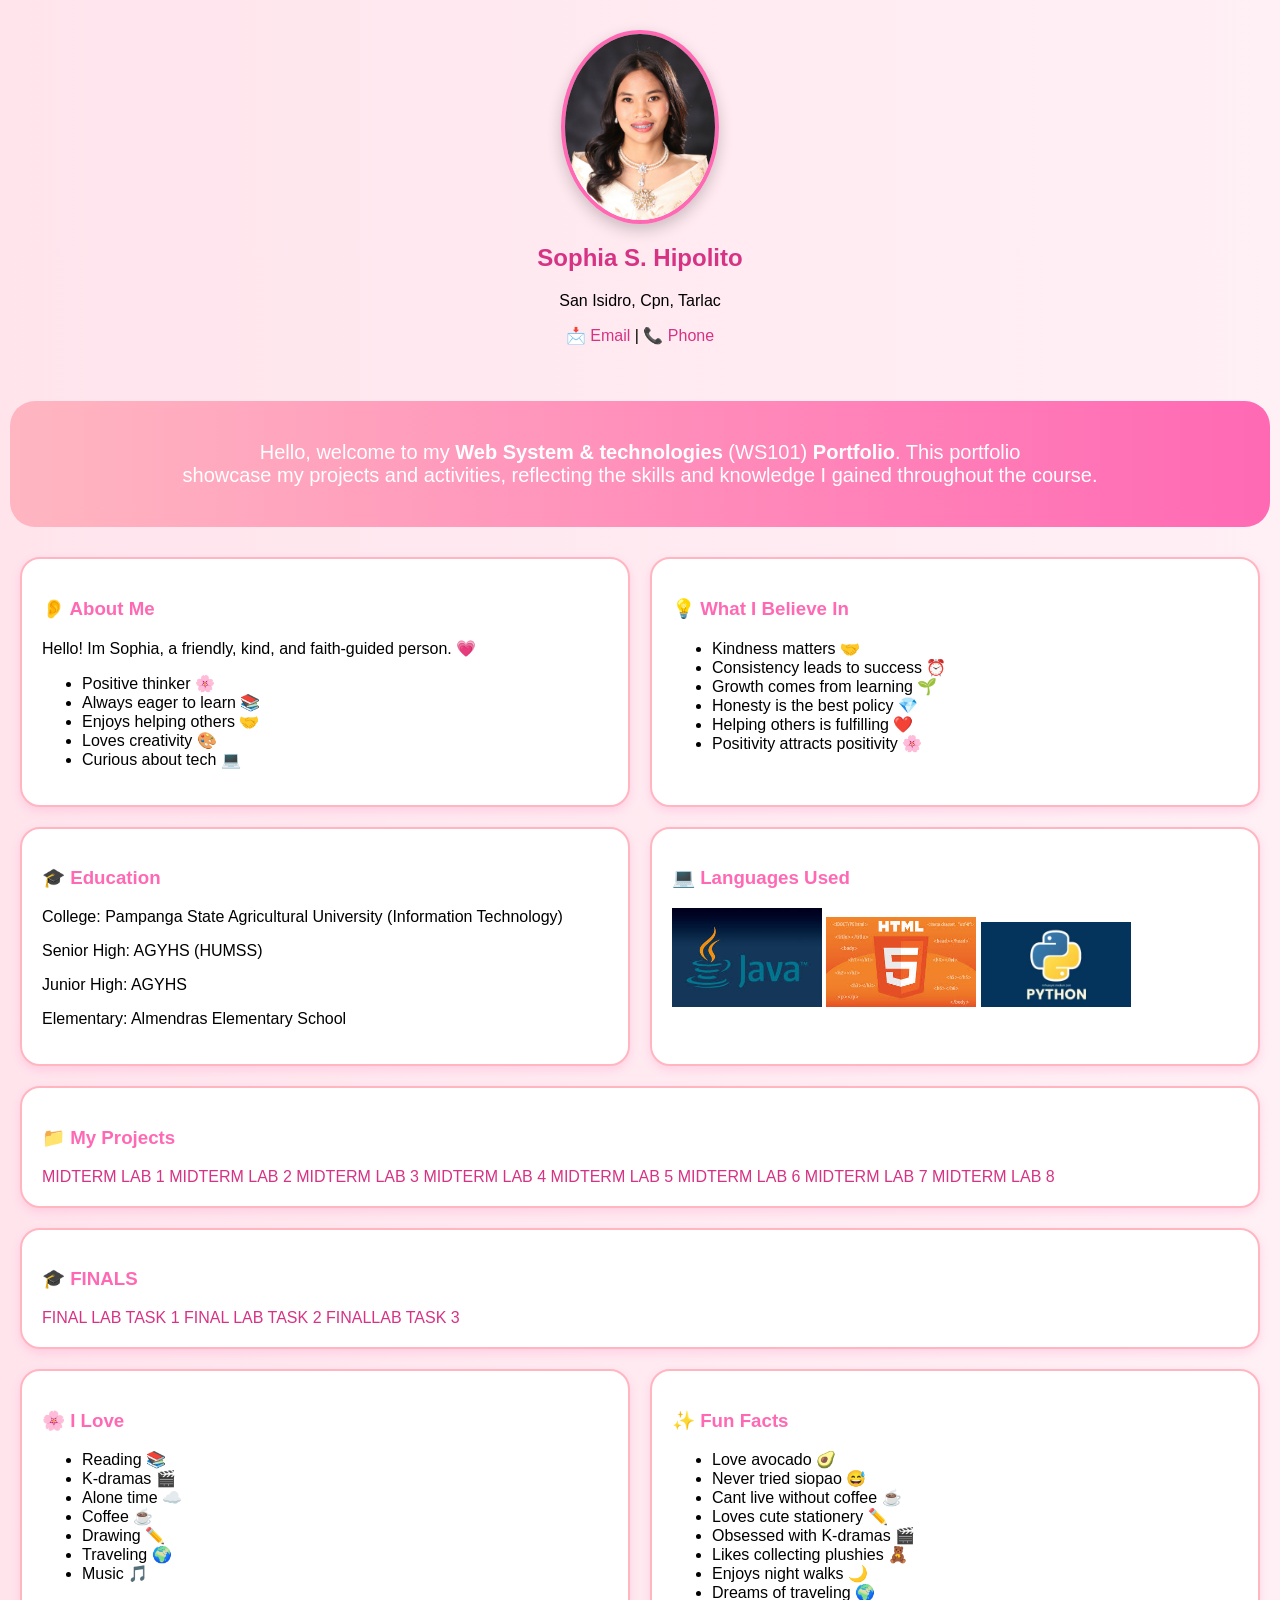
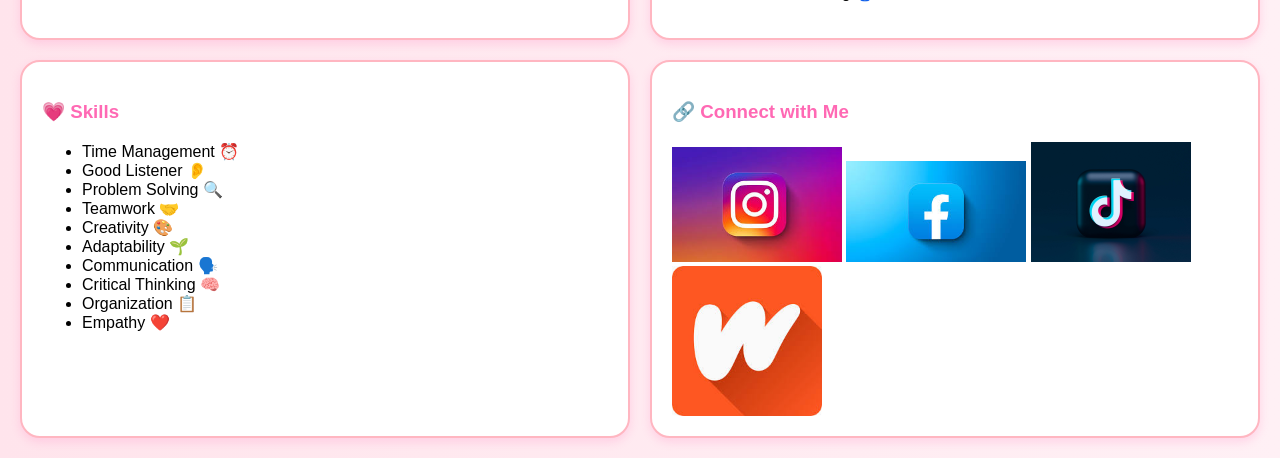
<file: index.html>
<html lang="en">
<head>
<meta charset="UTF-8">
<meta name="viewport" content="width=device-width, initial-scale=1.0">
<title>My Portfolio</title>

<style>
body {
    font-family: 'Poppins', sans-serif;
    margin: 0;
    background: linear-gradient(to right, #ffe4ec, #fff0f5);
}


.header {
    text-align: center;
    padding: 30px;
}

.header img {
    border-radius: 50%;
    border: 4px solid #ff69b4;
    box-shadow: 0 6px 15px rgba(0,0,0,0.2);
}

.header h2 {
    color: #d63384;
}


.banner {
    background: linear-gradient(to right, #ffb6c1, #ff69b4);
    color: white;
    text-align: center;
    padding: 20px;
    font-size: 20px;
    border-radius: 25px;
    margin: 10px;
}

.container {
    display: grid;
    grid-template-columns: repeat(2, 1fr);
    gap: 20px;
    padding: 20px;
}

.box {
    background: #fff;
    padding: 20px;
    border-radius: 20px;
    border: 2px solid #ffb6c1;
    box-shadow: 0 4px 10px rgba(255,105,180,0.2);
    transition: 0.3s;
}

.box:hover {
    transform: scale(1.05);
    border-color: #ff69b4;
}

.full {
    grid-column: span 2;
}

h3 {
    color: #ff69b4;
}

a {
    text-decoration: none;
    color: #d63384;
}

a:hover {
    text-decoration: underline;
}
</style>
</head>

<body>

<div class="header">
    <img src="images/picsur.jpg" width="150">
    <h2>Sophia S. Hipolito</h2>
    <p>San Isidro, Cpn, Tarlac</p>
    <p>
        <a href="mailto:hipolitosophia127@gmail.com">📩 Email</a> |
        <a href="tel:09123456789">📞 Phone</a>
    </p>
</div>

<div class="banner">
<p>Hello, welcome to my <strong>Web System & technologies</strong> (WS101) <strong>Portfolio</strong>. This portfolio  <br> showcase my projects and activities, reflecting the skills and knowledge I gained throughout the course. </p>
</div>

<div class="container">

    <div class="box">
    <h3>👂 About Me</h3>
    <p>Hello! Im Sophia, a friendly, kind, and faith-guided person. 💗</p>
    <ul class="about-me-list">
        <li>Positive thinker 🌸</li>
        <li>Always eager to learn 📚</li>
        <li>Enjoys helping others 🤝</li>
        <li>Loves creativity 🎨</li>
        <li>Curious about tech 💻</li>
    </ul>
</div>


    <div class="box">
    <h3>💡 What I Believe In</h3>
    <ul class="beliefs-list">
        <li>Kindness matters 🤝</li>
        <li>Consistency leads to success ⏰</li>
        <li>Growth comes from learning 🌱</li>
        <li>Honesty is the best policy 💎</li>
        <li>Helping others is fulfilling ❤️</li>
        <li>Positivity attracts positivity 🌸</li>
    </ul>
</div>

    <div class="box">
        <h3>🎓 Education</h3>
        <p>College: Pampanga State Agricultural University (Information Technology)</p>
        <p>Senior High: AGYHS (HUMSS)</p>
        <p>Junior High: AGYHS</p>
        <p>Elementary: Almendras Elementary School</p>
    </div>

    <div class="box">
        <h3>💻 Languages Used</h3>
        <img src="images/ht.jpg" width="150">
        <img src="images/jv.jpg" width="150">
        <img src="images/python.jpg" width="150">
    </div>

    <div class="box full">
        <h3>📁 My Projects</h3>
        <a href="MIDTERMS/MLT1/resume.html">MIDTERM LAB 1</a> 
        <a href="MIDTERMS/MLT2/list.html">MIDTERM LAB 2</a>
        <a href="MIDTERMS/MLT3/forms.html">MIDTERM LAB 3</a>
        <a href="MIDTERMS/MLT4/image.html">MIDTERM LAB 4</a>
        <a href="MIDTERMS/MLT5/applying CSS.html">MIDTERM LAB 5</a>
        <a href="MIDTERMS/MLT6/LabTask6.html">MIDTERM LAB 6</a>
        <a href="MIDTERMS/MLT7/semantic.html">MIDTERM LAB 7</a>
        <a href="MIDTERMS/MLT8/Stylesheet.html">MIDTERM LAB 8</a>
    </div>

    <div class="box full">
        <h3>🎓 FINALS </h3>
        <a href="FINALS/FLT1/CSS Position.html">FINAL LAB TASK 1 </a> 
        <a href="FINALS/FLT2/FLT2/flexbox.html">FINAL LAB TASK 2</a> 
        <a href="FINALS/FLT3/bootstrap.html">FINALLAB TASK 3</a> 

    </div>

    <div class="box">
    <h3>🌸 I Love</h3>
    <ul class="love-list">
        <li>Reading 📚</li>
        <li>K-dramas 🎬</li>
        <li>Alone time ☁️</li>
        <li>Coffee ☕</li>
        <li>Drawing ✏️</li>
        <li>Traveling 🌍</li>
        <li>Music 🎵</li>
    </ul>
</div>

<div class="box">
    <h3>✨ Fun Facts</h3>
    <ul class="fun-facts-list">
        <li>Love avocado 🥑</li>
        <li>Never tried siopao 😅</li>
        <li>Cant live without coffee ☕</li>
        <li>Loves cute stationery ✏️</li>
        <li>Obsessed with K-dramas 🎬</li>
        <li>Likes collecting plushies 🧸</li>
        <li>Enjoys night walks 🌙</li>
        <li>Dreams of traveling 🌍</li>
    </ul>
</div>


    <div class="box">
    <h3>💗 Skills</h3>
    <ul class="skills-list">
        <li>Time Management ⏰</li>
        <li>Good Listener 👂</li>
        <li>Problem Solving 🔍</li>
        <li>Teamwork 🤝</li>
        <li>Creativity 🎨</li>
        <li>Adaptability 🌱</li>
        <li>Communication 🗣️</li>
        <li>Critical Thinking 🧠</li>
        <li>Organization 📋</li>
        <li>Empathy ❤️</li>
    </ul>
</div>


    <div class="box">
    <h3>🔗 Connect with Me</h3>
    <div class="social-links">
        <a href="https://www.instagram.com/_sopaiyaa/" target="_blank">
            <img src="images/in.jpg" alt="Instagram" width="170">
        </a>
        <a href="https://www.facebook.com/_sphplt" target="_blank">
            <img src="images/pesbok.jpg" alt="Facebook" width="180">
        </a>
        <a href="https://www.tiktok.com/@seya" target="_blank">
            <img src="images/tiktok.jpg" alt="TikTok" width="160">
        </a>
        <a href="https://www.wattpad.com/sopyazz" target="_blank">
            <img src="images/watt.jpg" alt="Wattpad" width="150">
        </a>
    </div>
</div>

</div>

</body>
</html>
</file>
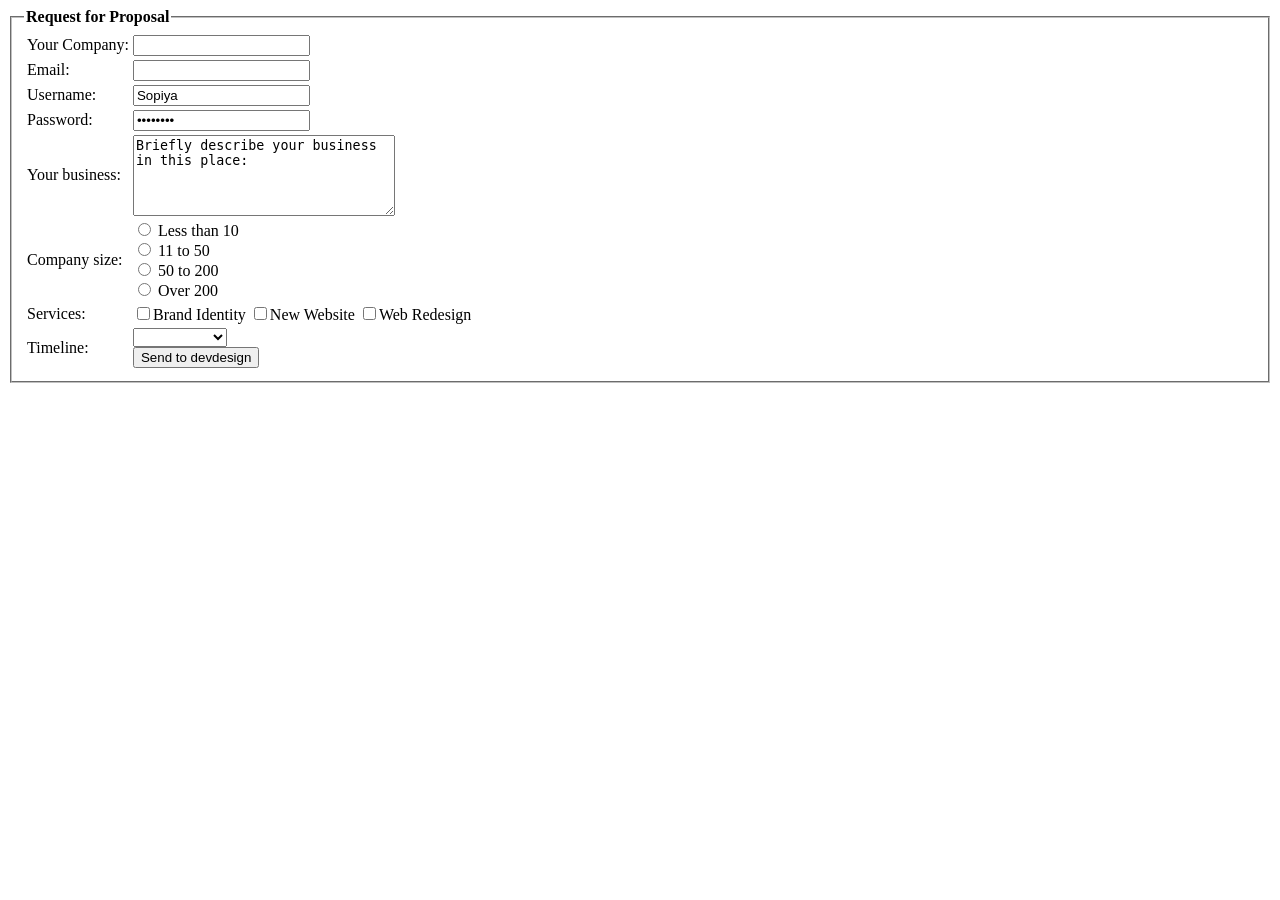
<file: MLT3/forms.html>
<html>
<head>
    <title>Lab Exercise #3 HTML Forms</title>
</head>
<body>
<form>
    <fieldset>
        <legend><b>Request for Proposal</b></legend>

        <table>
            <tr>
                <td>Your Company:</td>
                <td><input type="text"></td>
            </tr>

            <tr>
                <td>Email:</td>
                <td><input type="email"></td>
            </tr>

            <tr>
                <td>Username:</td>
                <td><input type="text" value = "Sopiya"></td>
            </tr>

            <tr>
                <td>Password:</td>
                <td><input type="password" value="09098060" ></td>
            </tr>

            <tr>
                <td>Your business:</td>
                <td>
                    <textarea rows="5" cols="30">
Briefly describe your business in this place:
                    </textarea>
                </td>
            </tr>

            <tr>
                <td>Company size:</td>
                <td>
                    <input type="radio" name="size"> Less than 10 <br>
                    <input type="radio" name="size"> 11 to 50 <br>
                    <input type="radio" name="size"> 50 to 200 <br>
                    <input type="radio" name="size"> Over 200
                </td>
            </tr>

            <tr>
        <td>Services:</td>
        <td><input type="checkbox"><label>Brand Identity</label>
        <input type="checkbox"><label>New Website</label>
        <input type="checkbox"><label>Web Redesign</label></td>
    </tr>

    <tr>
        <td>Timeline:</td>
        <td><select id="timeline" name="timeline">
            <option value=" "></option>
            <option value ="Immediately">Immediately</option>
            <option value ="1-2 weeks">1-2 weeks</option>
            <option value ="3-6 weeks">3-6 weeks</option>
            <option value ="2 months">2 months</option>
            </select>
    <br>
        <input type="submit" value="Send to devdesign">       
    </td>
    </tr>
    </table>
    </fieldset>
</form>
    
</body>
</html>
</file>
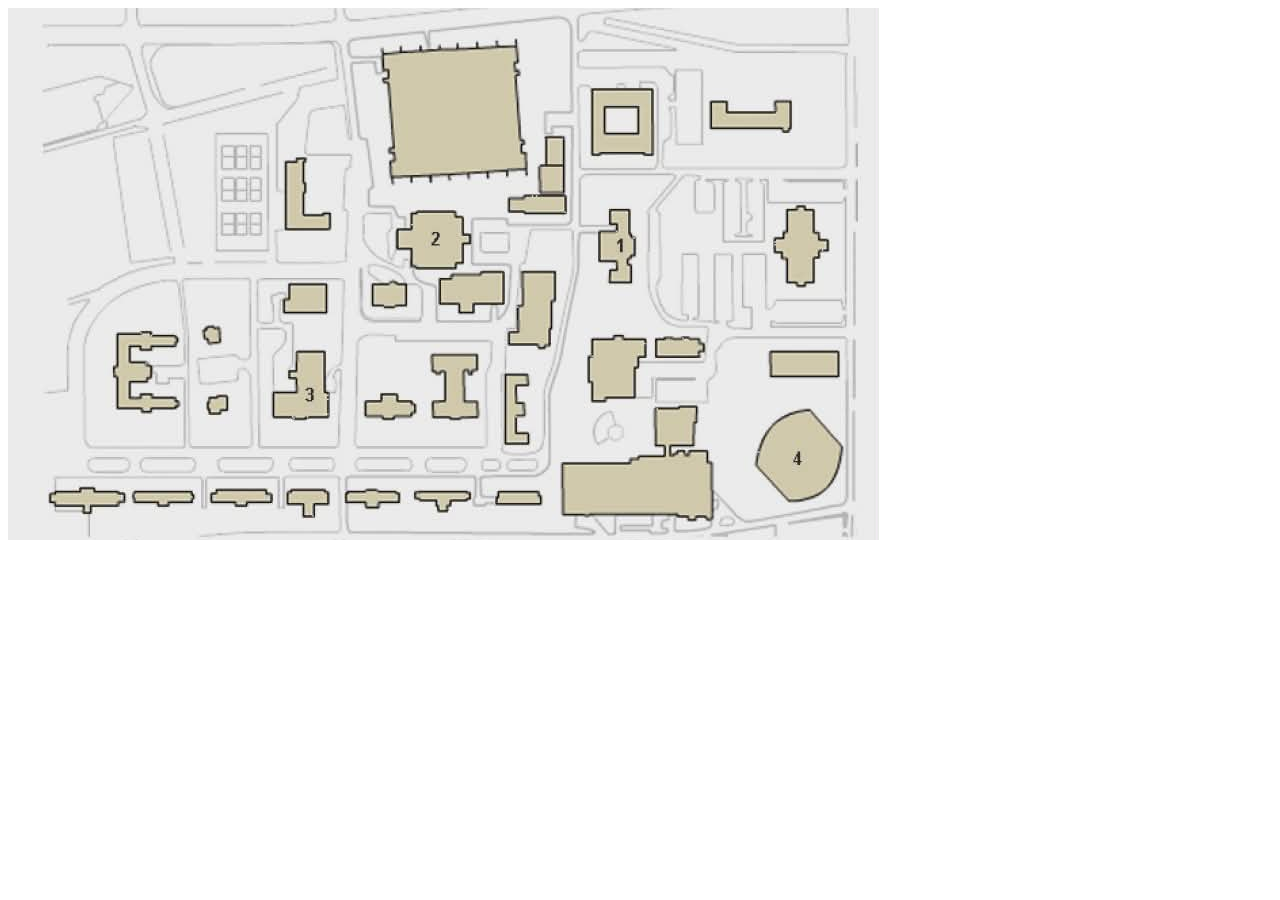
<file: MLT4/image.html>
<html>
<head>
    <title>Image Map</title>
</head>

<body>

<img src="etu websitee.jpg" usemap="#image-map">

<map name="image-map">

    <area shape="rect" coords="602,202,626,274"
    href="https://www.computerscience.org/"
    target="_blank" alt="1">

    <area shape="rect" coords="300,250,380,330"
    href="https://asignan.psau.edu.ph/college-of-technology-and-business/"
    target="_blank" alt="2">

    <area shape="poly" coords="295,347,313,401,270,407,301,345"
    href="https://dict.gov.ph/"
    target="_blank" alt="3">

    <area shape="circle" coords="520,300,40"
    href="https://www.harper-adams.ac.uk/study/902/the-library/"
    target="_blank" alt="4">

</map>

</body>
</html>
</file>
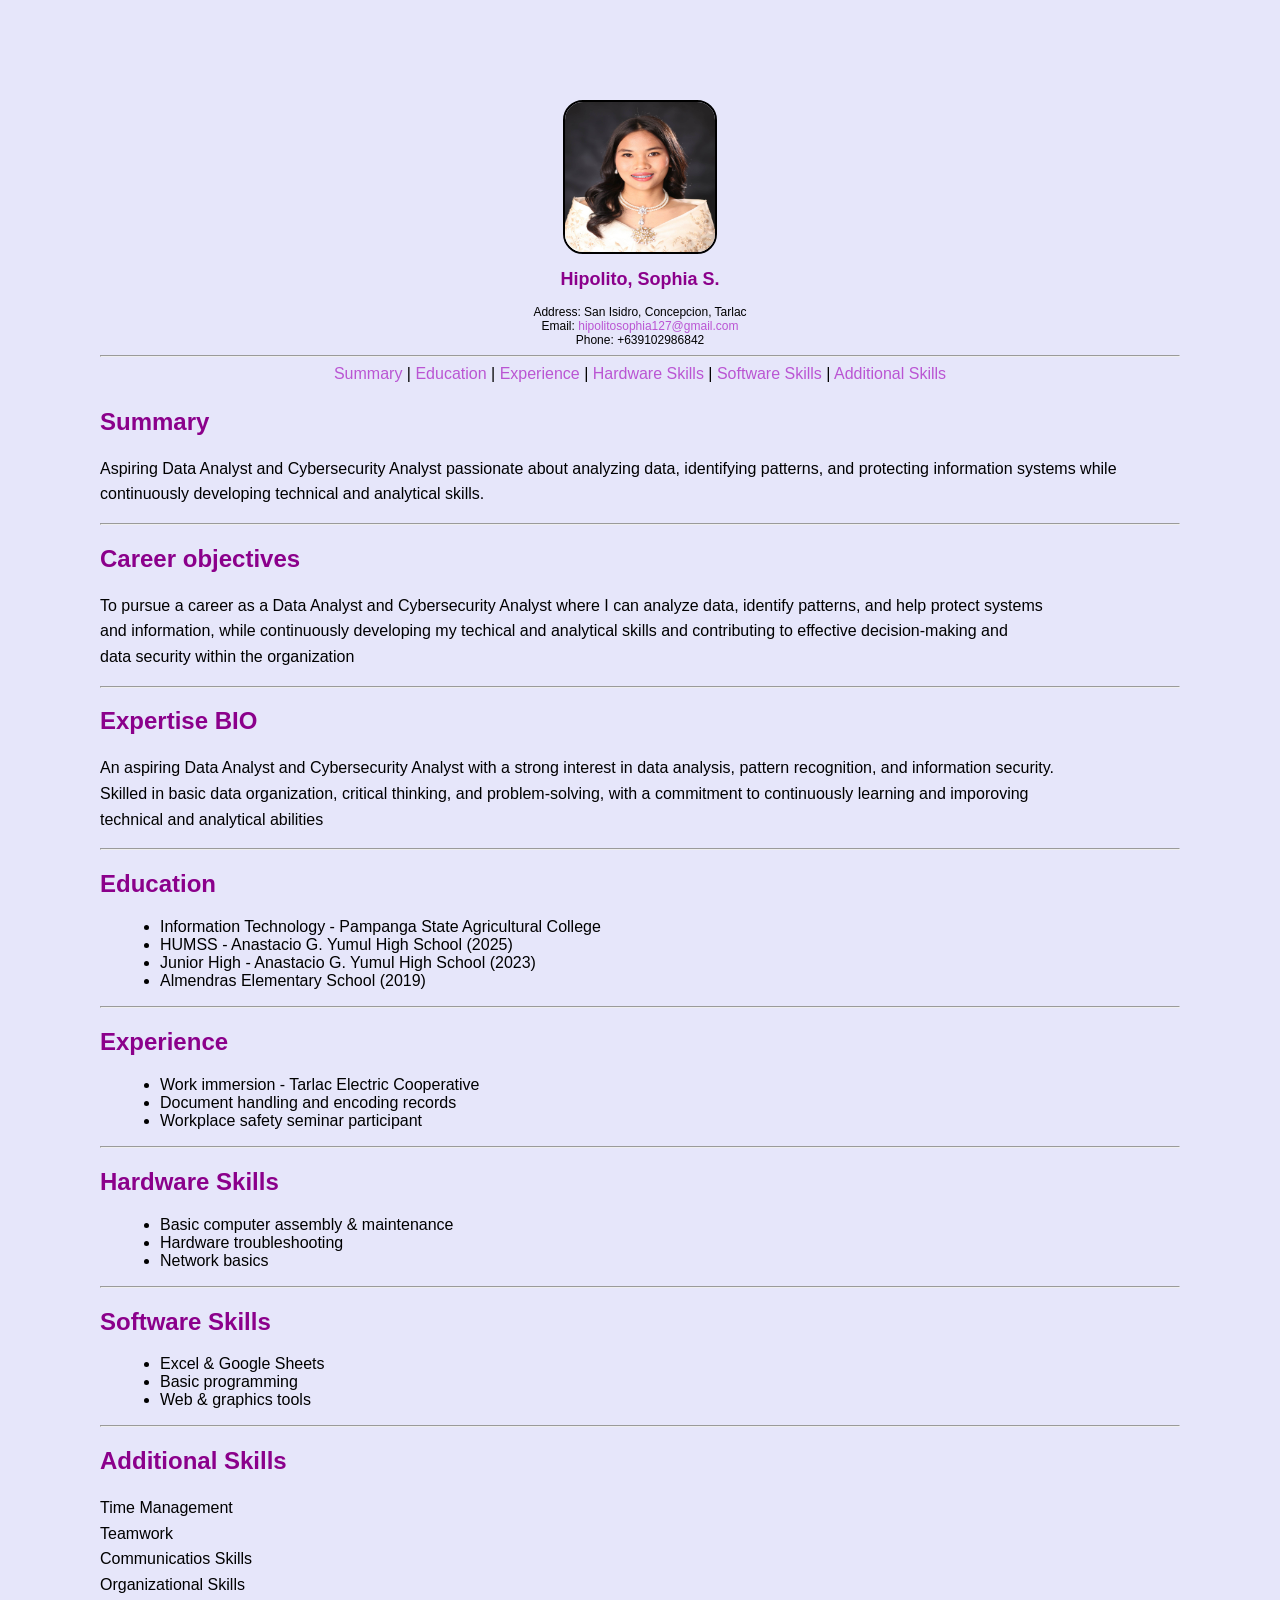
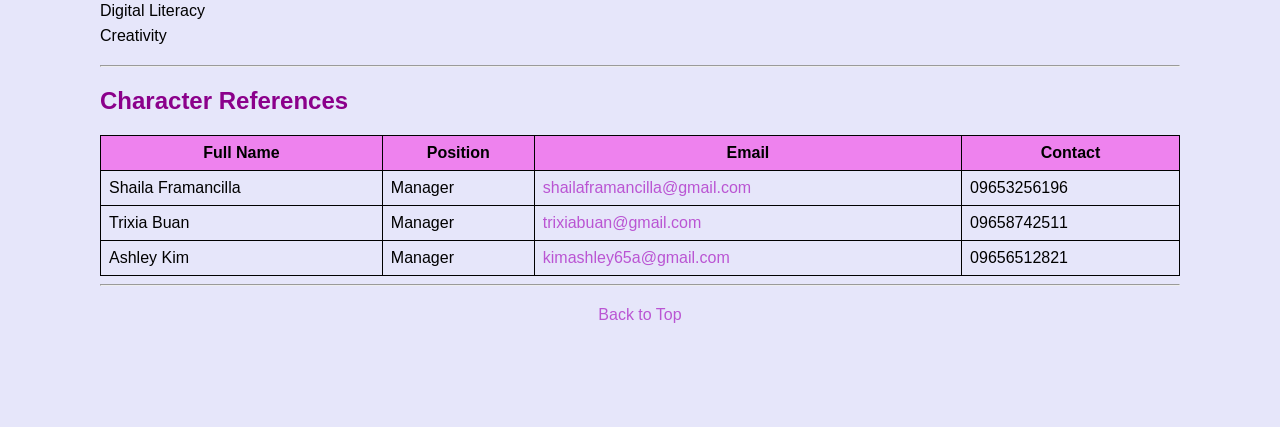
<file: MLT5/applying CSS.html>
<!DOCTYPE html>
<html lang="en">
<head>
<meta charset="UTF-8">
<title>Resume</title>

<style>
body {
    background-color: lavender;
    margin: 100px;
    font-family: Arial, Helvetica, sans-serif;
}

.section-title {
    color: darkmagenta;
}

#contact {
    text-align: center;
    font-size: 12px;
}

p {
    line-height: 1.6;
}

ul {
    margin-left: 20px;
}

#refTable {
    border-collapse: collapse;
    width: 100%;
}

#refTable th, #refTable td {
    border: 1px solid black;
    padding: 8px;
}

a {
    text-decoration: none;
}
th {
    background: violet;
    color: black;
    padding: 10px;

}

a:link { color: mediumorchid; }
a:visited { color: indigo; }
a:hover { color: violet; }
a:active { color: purple; }

nav {
    text-align: center;
    margin-bottom: 25px;
    font-size: 16px;
    font-weight: 500;
}
</style>

</head>

<body id="top">

<div style="text-align:center;">
<img src="picsur.jpg" width="150" height="150"
style="border:2px solid black; border-radius:20px; display:block; margin:auto;">
</div>

<div id="contact">
<h2 class="section-title">Hipolito, Sophia S.</h2>
Address: San Isidro, Concepcion, Tarlac <br>
Email: <a href="mailto:hipolitosophia127@gmail.com">hipolitosophia127@gmail.com</a><br>
Phone: +639102986842
</div>

<hr>

<nav>
<a href="#summary">Summary</a> |
<a href="#education">Education</a> |
<a href="#experience">Experience</a> |
<a href="#hardware">Hardware Skills</a> |
<a href="#software">Software Skills</a> |
<a href="#additional">Additional Skills</a>
</nav>

<h2 id="summary" class="section-title">Summary</h2>
<p>
Aspiring Data Analyst and Cybersecurity Analyst passionate about analyzing data,
identifying patterns, and protecting information systems while continuously
developing technical and analytical skills.
</p>

<hr>

<h2 id="Career Objective " class="section-title">Career objectives</h2>
    <p>To pursue a career as a Data Analyst and Cybersecurity Analyst where I can analyze data, identify patterns, and help protect systems <br>and information, while continuously developing my techical and analytical skills and contributing to effective decision-making and<br>
         data security within the organization </p>
<hr>        

<h2 id= "Expertise BIO" class= "section-title"> Expertise BIO</h2>
    <p>An aspiring Data Analyst and Cybersecurity Analyst with a strong interest in data analysis, pattern recognition, and information security.<br> Skilled in basic data organization, critical thinking, and problem-solving, with a commitment to continuously learning and imporoving<br> technical and analytical abilities</p>
        

<hr>

<h2 id="education" class="section-title">Education</h2>
<ul>
<li>Information Technology - Pampanga State Agricultural College</li>
<li>HUMSS - Anastacio G. Yumul High School (2025)</li>
<li>Junior High - Anastacio G. Yumul High School (2023)</li>
<li>Almendras Elementary School (2019)</li>
</ul>

<hr>

<h2 id="experience" class="section-title">Experience</h2>
<ul>
<li>Work immersion - Tarlac Electric Cooperative</li>
<li>Document handling and encoding records</li>
<li>Workplace safety seminar participant</li>
</ul>

<hr>

<h2 id="hardware" class="section-title">Hardware Skills</h2>
<ul>
<li>Basic computer assembly & maintenance</li>
<li>Hardware troubleshooting</li>
<li>Network basics</li>
</ul>

<hr>

<h2 id="software" class="section-title">Software Skills</h2>
<ul>
<li>Excel & Google Sheets</li>
<li>Basic programming</li>
<li>Web & graphics tools</li>
</ul>

<hr>

<h2 id="additional" class="section-title">Additional Skills</h2>
    <p>Time Management<br>
        Teamwork<br>
        Communicatios Skills<br>
        Organizational Skills<br>
        Digital Literacy<br>
        Creativity </p>

<hr>

<h2 class="section-title">Character References</h2>

<table id="refTable">
<tr>
<th>Full Name</th>
<th>Position</th>
<th>Email</th>
<th>Contact</th>
</tr>

<tr>
<td>Shaila Framancilla</td>
<td>Manager</td>
<td><a href="mailto:shailaframancilla@gmail.com">shailaframancilla@gmail.com</a></td>
<td>09653256196</td>
</tr>

<tr>
<td>Trixia Buan</td>
<td>Manager</td>
<td><a href="mailto:trixiabuan@gmail.com">trixiabuan@gmail.com</a></td>
<td>09658742511</td>
</tr>

<tr>
<td>Ashley Kim</td>
<td>Manager</td>
<td><a href="mailto:kimashley65a@gmail.com">kimashley65a@gmail.com</a></td>
<td>09656512821</td>
</tr>
</table>

<hr>

<p style="text-align:center;">
<a href="#top"> Back to Top</a>
</p>

</body>
</html>
</file>
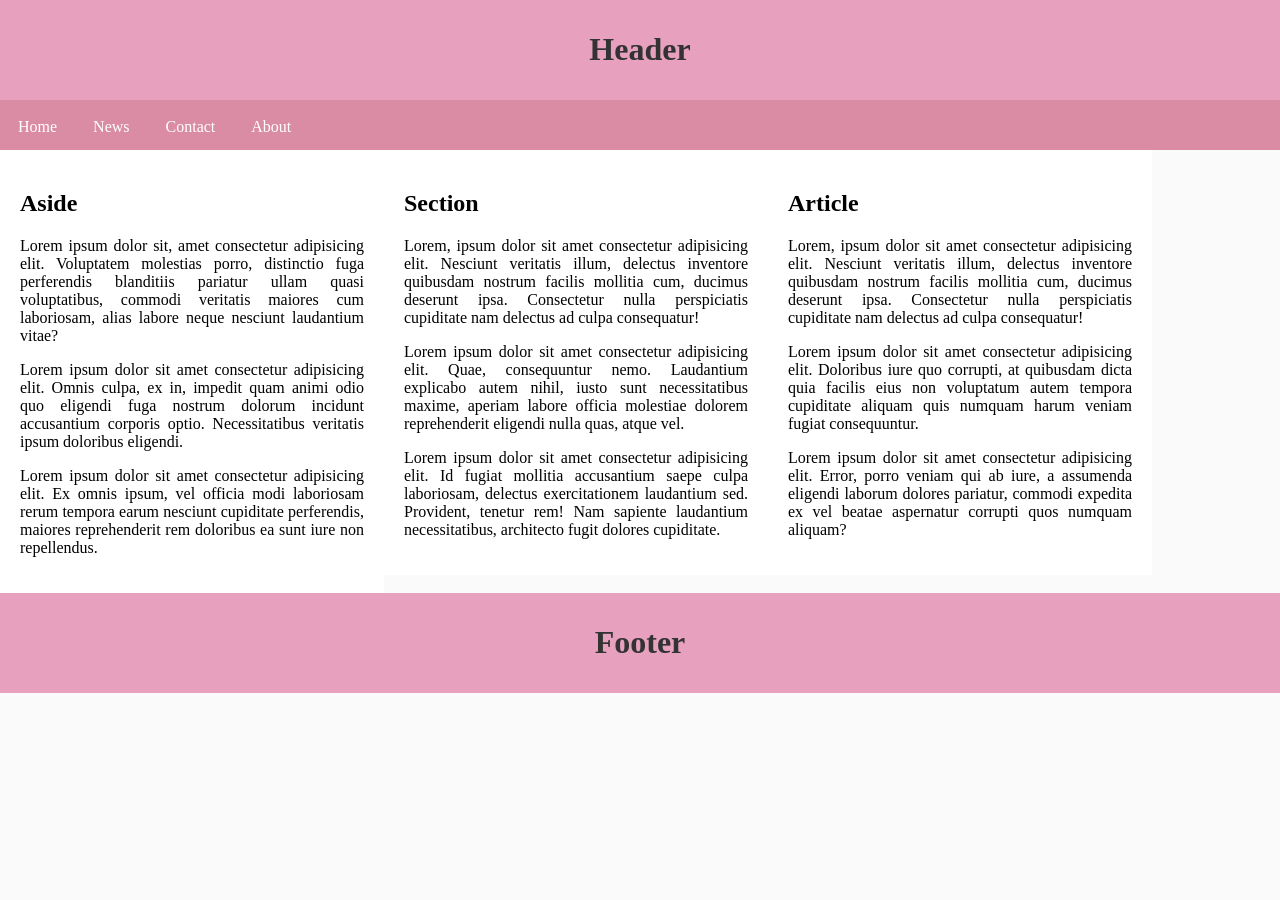
<file: MLT7/semantic.html>
<!DOCTYPE html>
    <html lang="en">
    <head>
    
        <title>Semantic</title>
        <style>
            
            * {
                box-sizing: border-box;
            }
            body{
                margin: 0px;
                background-color: #fafafa;
            }

            #navbar ul {
                list-style-type: none;
                margin: 0;
                padding: 0;
                overflow : hidden;      
            }

            #navbar li {
                float: left;
            }

            #navbar li a:hover {
                background-color: #f8c8dc;
                color: #333;
            }

            #navbar a {
                display: block;
                color: white;
                text-align: center;
                padding: 18px;
                text-decoration: none;
            }

            header{
                padding: 10px;
                height: 100px;
                text-align: center;
                background-color: #e8a0bf;
                color: #333;
            }

            nav{
                background-color: #d98ca3;
                height: 50px;
            }

            main{
                background-color: #fff5f8;
                height: auto;
            }

            aside{
                background-color: #ffffff;
                width: 30%;
                float: left;
                margin: 0px;
                padding: 20px;

            }

            section, article{
                background-color: #ffffff;
                width: 30%;
                float: left;
                margin: 0px;
                height: auto;
                padding: 20px;    
        }
            
            footer{
                padding: 10px;
                background-color: #e8a0bf;
                color: #333;
                height: 100px;
                clear: both;
                text-align: center;
            }

            p{
                text-align: justify;
            }

            @media screen and (max-width: 600px)
            {
                aside, section, article
                {
                    width: 100%;
                }
            }
        </style>
    </head>
    <body>
    <header id = "header">
        <h1>Header</h1>
    </header>

        <nav id = "navbar">
            <ul>
            <li><a href="#home">Home</a></li>
            <li><a href="#news">News</a></li>
            <li><a href="#contact">Contact</a></li>
            <li><a href="#about">About</a></li>
            </ul>
        </nav>
        <Main id = "main">

        <Aside id = "aside">
                    <h2>Aside </h2>
                    <p>Lorem ipsum dolor sit, amet consectetur adipisicing elit. Voluptatem molestias porro, distinctio fuga perferendis blanditiis pariatur ullam quasi voluptatibus, commodi veritatis maiores cum laboriosam, alias labore neque nesciunt laudantium vitae?</p>
                    <p>Lorem ipsum dolor sit amet consectetur adipisicing elit. Omnis culpa, ex in, impedit quam animi odio quo eligendi fuga nostrum dolorum incidunt accusantium corporis optio. Necessitatibus veritatis ipsum doloribus eligendi.</p>
                    <p>Lorem ipsum dolor sit amet consectetur adipisicing elit. Ex omnis ipsum, vel officia modi laboriosam rerum tempora earum nesciunt cupiditate perferendis, maiores reprehenderit rem doloribus ea sunt iure non repellendus.</p>
                </aside>

        <Section id = "section">
                    <h2>Section </h2>
                    <p>Lorem, ipsum dolor sit amet consectetur adipisicing elit. Nesciunt veritatis illum, delectus inventore quibusdam nostrum facilis mollitia cum, ducimus deserunt ipsa. Consectetur nulla perspiciatis cupiditate nam delectus ad culpa consequatur!</p>
                    <p>Lorem ipsum dolor sit amet consectetur adipisicing elit. Quae, consequuntur nemo. Laudantium explicabo autem nihil, iusto sunt necessitatibus maxime, aperiam labore officia molestiae dolorem reprehenderit eligendi nulla quas, atque vel.</p>
                    <p>Lorem ipsum dolor sit amet consectetur adipisicing elit. Id fugiat mollitia accusantium saepe culpa laboriosam, delectus exercitationem laudantium sed. Provident, tenetur rem! Nam sapiente laudantium necessitatibus, architecto fugit dolores cupiditate.</p>
                </section>

        <Article id = "article">
                    <h2>Article</h2>
                    <p>Lorem, ipsum dolor sit amet consectetur adipisicing elit. Nesciunt veritatis illum, delectus inventore quibusdam nostrum facilis mollitia cum, ducimus deserunt ipsa. Consectetur nulla perspiciatis cupiditate nam delectus ad culpa consequatur!</p>
                    <p>Lorem ipsum dolor sit amet consectetur adipisicing elit. Doloribus iure quo corrupti, at quibusdam dicta quia facilis eius non voluptatum autem tempora cupiditate aliquam quis numquam harum veniam fugiat consequuntur.</p>
                    <p>Lorem ipsum dolor sit amet consectetur adipisicing elit. Error, porro veniam qui ab iure, a assumenda eligendi laborum dolores pariatur, commodi expedita ex vel beatae aspernatur corrupti quos numquam aliquam?</p>
                </article>
        
        </Main>
        <Footer id = "footer">
                <h1>Footer</h1>
            </footer>
    </body>
    </html>
</file>
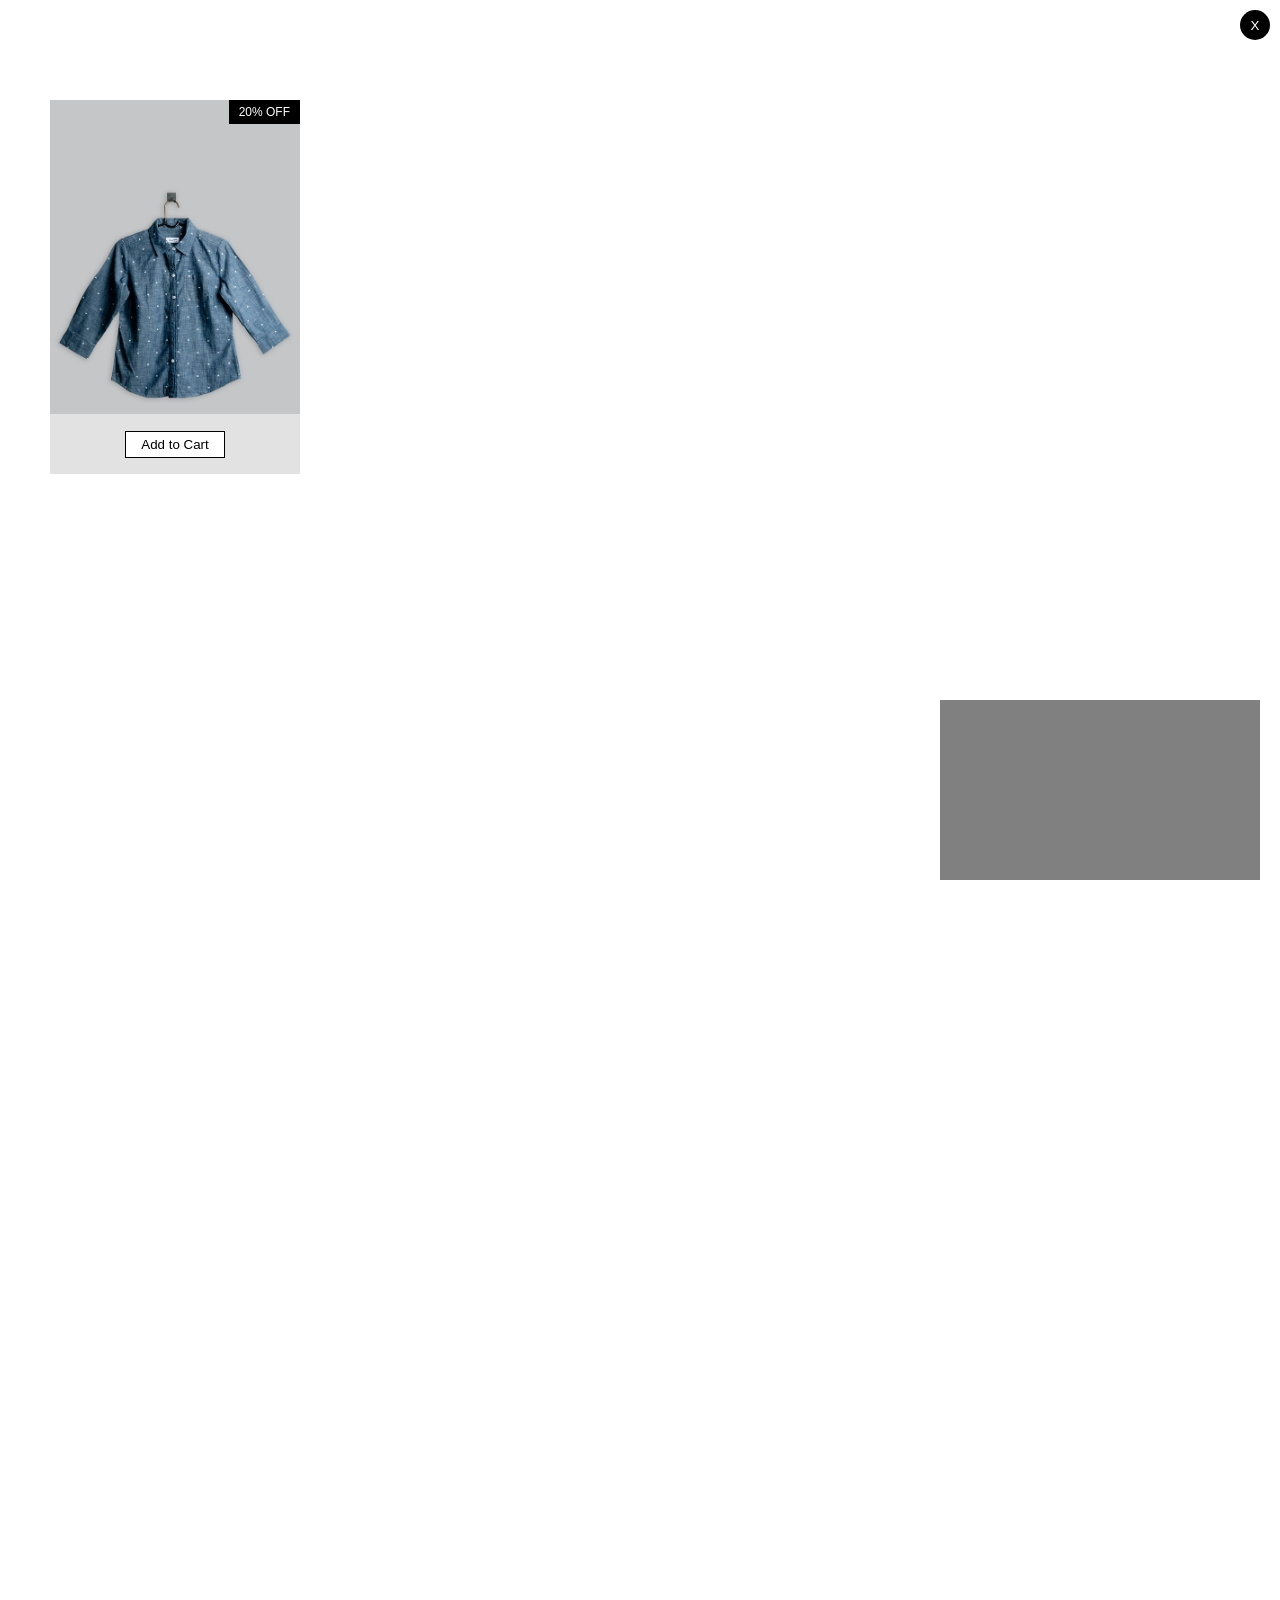
<file: FINALS/FLT1/CSS Position.html>
<!DOCTYPE html>
<html lang="en">
<head>
    <meta charset="UTF-8">
    <meta name="viewport" content="width=device-width, initial-scale=1.0">
    <title>CSS Positions</title>
    <link rel="stylesheet" href="Style.CSS">
</head>
<body>
   <button class="close-btn">X</button>

   <div class="fixed-box"></div>
   <div class="product-card">
    <img src="shirt.jpg" alt="Shirt">

    <div class="discount-badge">20% OFF</div>
    <div class="overlay">
        <button class="cart-btn">Add to Cart</button>
    </div>
   </div>

</body>
</html>
</file>
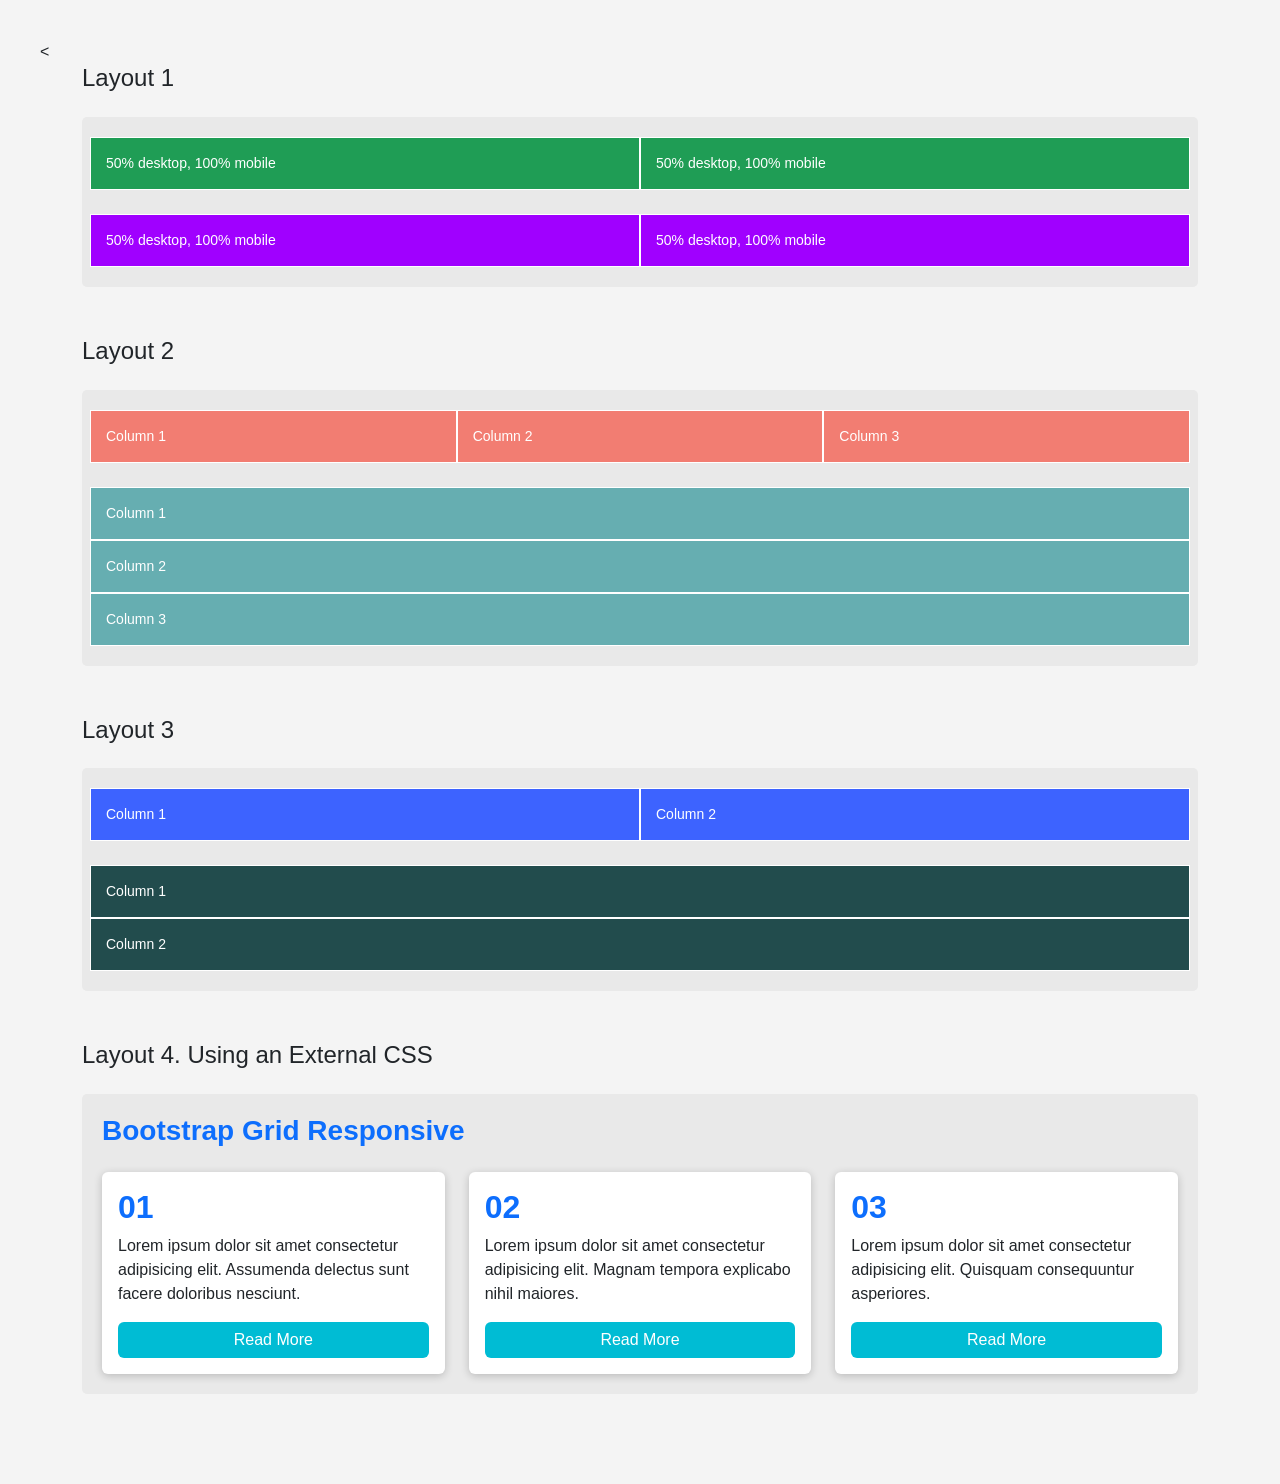
<file: FINALS/FLT3/bootstrap.html>
<<!DOCTYPE html>
<html lang="en">
<head>
<meta charset="UTF-8">
<meta name="viewport" content="width=device-width, initial-scale=1.0">
<title>Bootstrap Grid Responsive</title>

<link href="https://cdn.jsdelivr.net/npm/bootstrap@5.3.3/dist/css/bootstrap.min.css" rel="stylesheet">

<style>

body{
    background:#f4f4f4;
    font-family:Arial, sans-serif;
    padding:40px;
}

.layout-box{
    background:#e9e9e9;
    padding:20px;
    margin-bottom:50px;
    border-radius:5px;
}

.box{
    color:white;
    padding:15px;
    border:1px solid white;
    font-size:14px;
}

.green{
    background:#1f9d55;
}

.purple{
    background:#a000ff;
}

.salmon{
    background:#f27d72;
}

.teal{
    background:#66aeb1;
}

.blue{
    background:#3d63ff;
}

.darkgreen{
    background:#224c4d;
}

.card-custom{
    border:none;
    box-shadow:0 2px 8px rgba(0,0,0,0.2);
    transition:0.3s;
}

.card-custom:hover{
    transform:translateY(-5px);
}

.btn-custom{
    background:#00bcd4;
    color:white;
    border:none;
}

.btn-custom:hover{
    background:#0097a7;
}

.title{
    font-weight:bold;
    margin-bottom:15px;
}

</style>
</head>
<body>

<div class="container">

    <h4 class="mb-4">Layout 1</h4>

    <div class="layout-box">

        <div class="row mb-4">
            <div class="col-md-6 col-12 box green">
                50% desktop, 100% mobile
            </div>

            <div class="col-md-6 col-12 box green">
                50% desktop, 100% mobile
            </div>
        </div>

        <div class="row">
            <div class="col-md-6 col-12 box purple">
                50% desktop, 100% mobile
            </div>

            <div class="col-md-6 col-12 box purple">
                50% desktop, 100% mobile
            </div>
        </div>

    </div>



    <h4 class="mb-4">Layout 2</h4>

    <div class="layout-box">

        <div class="row mb-4">
            <div class="col-md-4 col-12 box salmon">
                Column 1
            </div>

            <div class="col-md-4 col-12 box salmon">
                Column 2
            </div>

            <div class="col-md-4 col-12 box salmon">
                Column 3
            </div>
        </div>

        <div class="row">
            <div class="col-12 box teal">
                Column 1
            </div>

            <div class="col-12 box teal">
                Column 2
            </div>

            <div class="col-12 box teal">
                Column 3
            </div>
        </div>

    </div>



    <h4 class="mb-4">Layout 3</h4>

    <div class="layout-box">

        <div class="row mb-4">
            <div class="col-md-6 col-12 box blue">
                Column 1
            </div>

            <div class="col-md-6 col-12 box blue">
                Column 2
            </div>
        </div>

        <div class="row">
            <div class="col-12 box darkgreen">
                Column 1
            </div>

            <div class="col-12 box darkgreen">
                Column 2
            </div>
        </div>

    </div>



    <h4 class="mb-4">
        Layout 4. Using an External CSS
    </h4>

    <div class="layout-box">

        <h3 class="text-primary fw-bold mb-4">
            Bootstrap Grid Responsive
        </h3>

        <div class="row g-4">

            <div class="col-lg-4 col-md-6 col-12">
                <div class="card p-3 card-custom h-100">

                    <h2 class="text-primary fw-bold">
                        01
                    </h2>

                    <p>
                        Lorem ipsum dolor sit amet consectetur adipisicing elit.
                        Assumenda delectus sunt facere doloribus nesciunt.
                    </p>

                    <button class="btn btn-custom">
                        Read More
                    </button>

                </div>
            </div>

            <div class="col-lg-4 col-md-6 col-12">
                <div class="card p-3 card-custom h-100">

                    <h2 class="text-primary fw-bold">
                        02
                    </h2>

                    <p>
                        Lorem ipsum dolor sit amet consectetur adipisicing elit.
                        Magnam tempora explicabo nihil maiores.
                    </p>

                    <button class="btn btn-custom">
                        Read More
                    </button>

                </div>
            </div>

            <div class="col-lg-4 col-md-6 col-12">
                <div class="card p-3 card-custom h-100">

                    <h2 class="text-primary fw-bold">
                        03
                    </h2>

                    <p>
                        Lorem ipsum dolor sit amet consectetur adipisicing elit.
                        Quisquam consequuntur asperiores.
                    </p>

                    <button class="btn btn-custom">
                        Read More
                    </button>

                </div>
            </div>

        </div>

    </div>

</div>

</body>
</html>
</file>
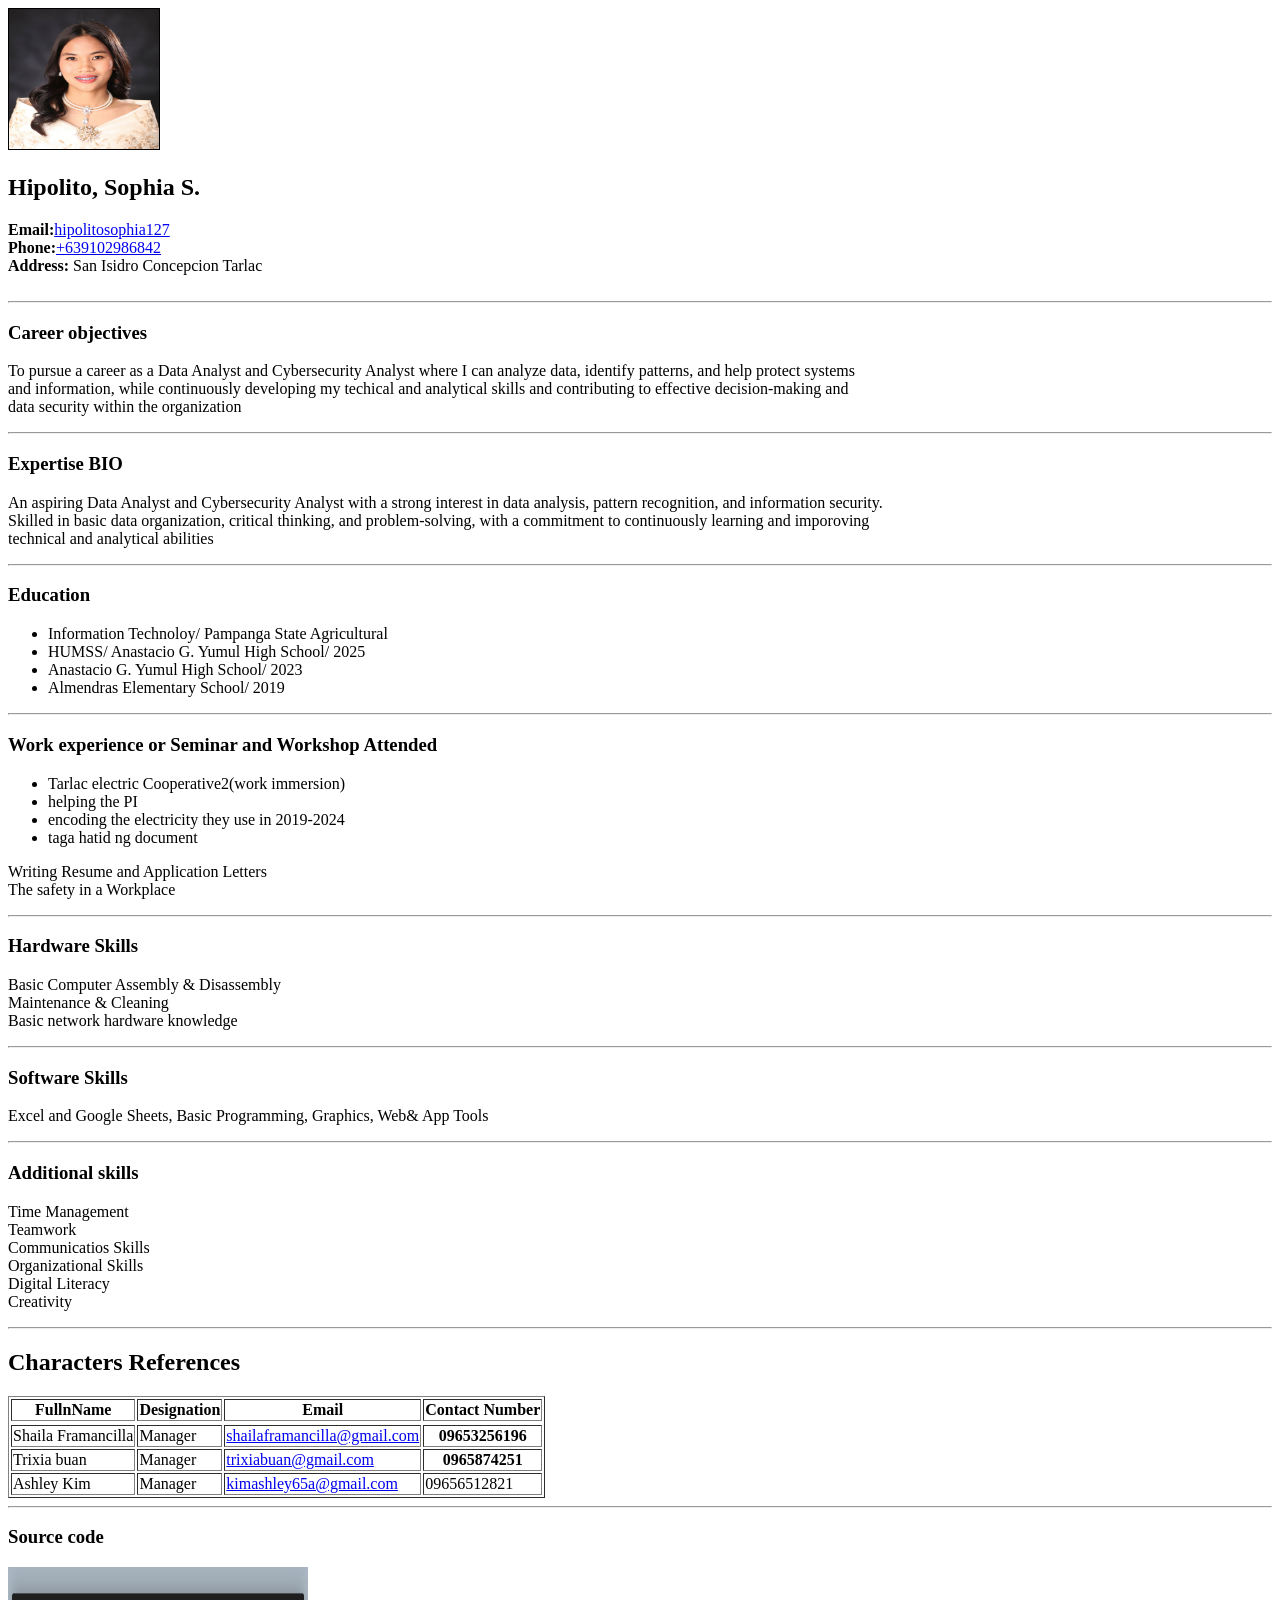
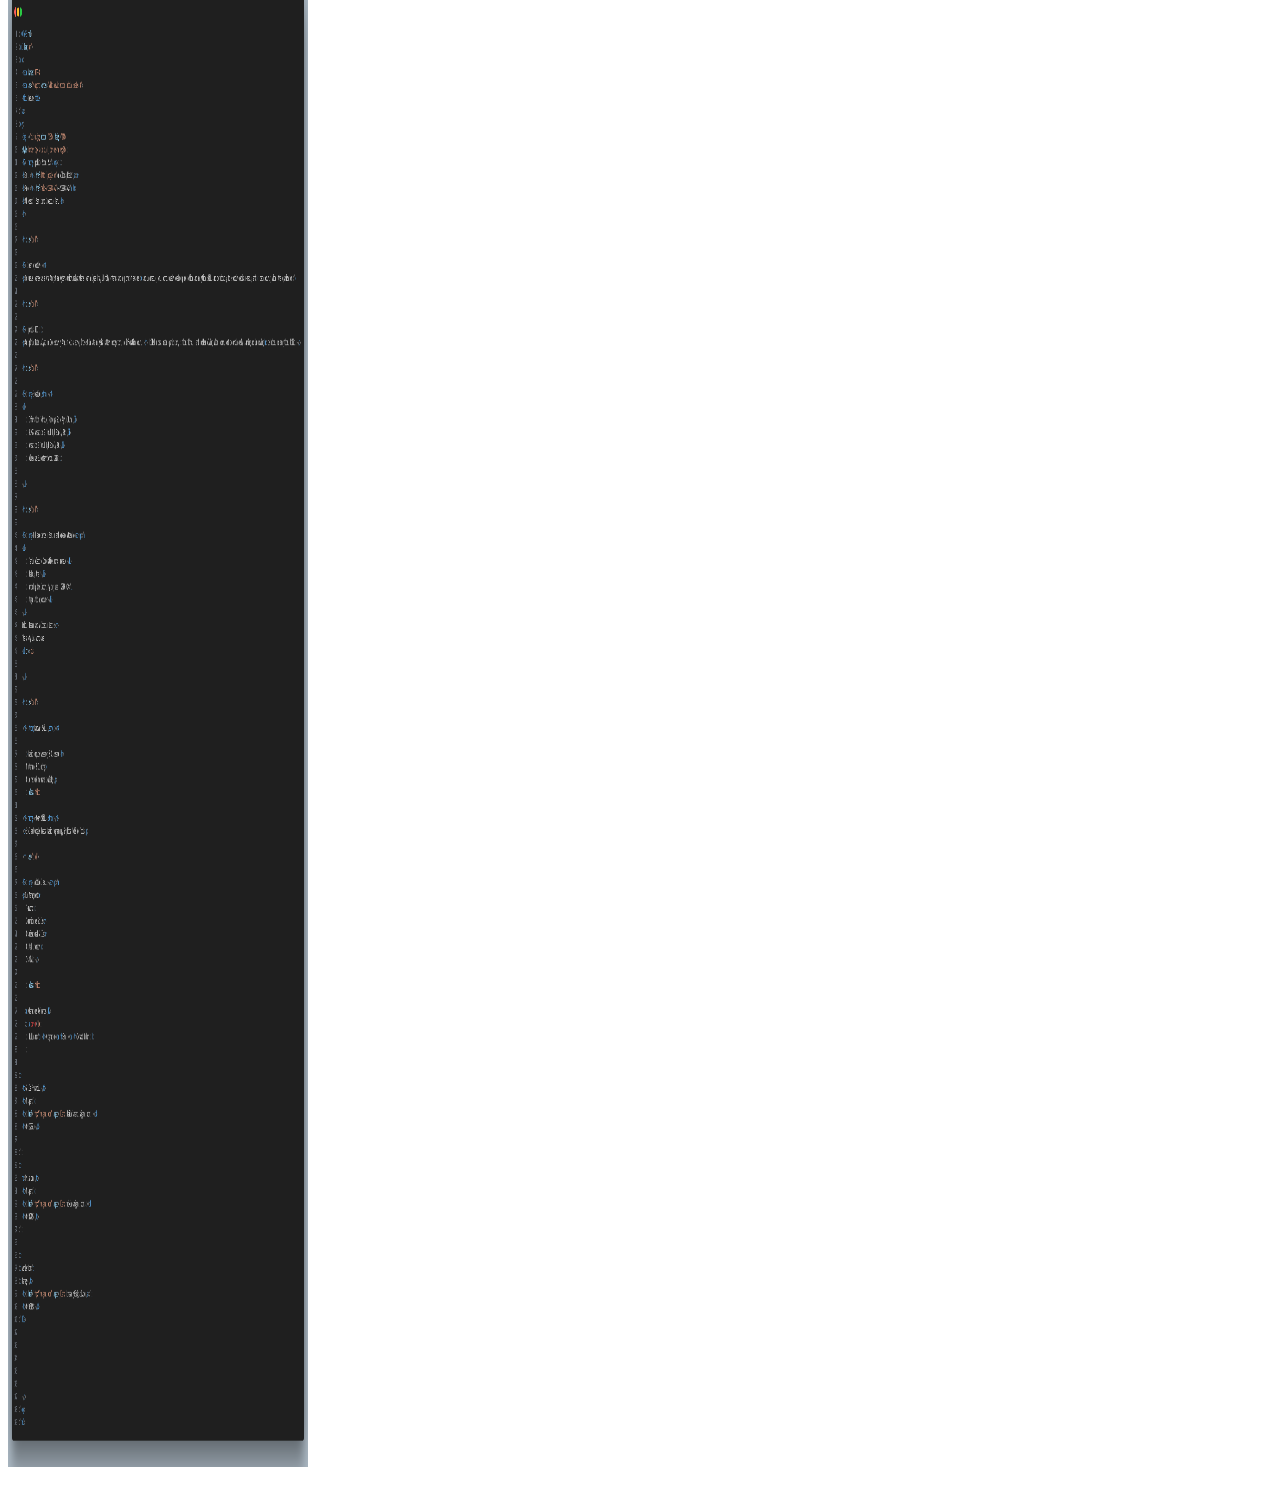
<file: MIDTERMS/MLT1/resume.html>
<!DOCTYPE html>
<html lang="en">
<head>
    <meta charset="UTF-8">
    <meta name="viewport" content="width=device-width, initial-scale=1.0">
    <title>Resume</title>
</head>
<body>
    <img src="picsur.jpg" width = "150px" height="140px"
    style="border: 1px solid black; borders-radius;20px">
    <h2> <strong>Hipolito, Sophia S.</strong></h2> 
    <b>Email:</b><a href="http.//google.com">hipolitosophia127</a><br>
    <b>Phone:</b><a href="tel:+639192986842">+639102986842</a><br>
    <b>Address:</b> San Isidro Concepcion Tarlac<br>
    <br>

    <hr class="thick">

    <h3> Career objectives </h3>
    <p>To pursue a career as a Data Analyst and Cybersecurity Analyst where I can analyze data, identify patterns, and help protect systems <br>and information, while continuously developing my techical and analytical skills and contributing to effective decision-making and<br> data security within the organization </p>

    <hr class="thick">

    <h3> Expertise BIO </h3>
    <p>An aspiring Data Analyst and Cybersecurity Analyst with a strong interest in data analysis, pattern recognition, and information security.<br> Skilled in basic data organization, critical thinking, and problem-solving, with a commitment to continuously learning and imporoving<br> technical and analytical abilities</p>

    <hr class="thick">

    <h3><strong>Education</strong></h3>
    <ul>
        <li>Information Technoloy/ Pampanga State Agricultural</li>
        <li>HUMSS/ Anastacio G. Yumul High School/ 2025</li>
        <li>Anastacio G. Yumul High School/ 2023</li>
        <li>Almendras Elementary School/ 2019</li>

    </ul>

    <hr class="thick">

    <h3><strong>Work experience or Seminar and Workshop Attended</strong></h3>
    <ul> 
        <li>Tarlac electric Cooperative2(work immersion)</li>
        <li>helping the PI</li>
        <li>encoding the electricity they use in 2019-2024</li>
        <li>taga hatid ng document</li>
    </ul>
    Writing Resume and Application Letters<br> 
    The safety in a Workplace
    <ul type= disc>

    </ul>

    <hr class="thick">

     <h3> <strong>Hardware Skills</strong></h3>
     
        <p>Basic Computer Assembly & Disassembly<br>
        Maintenance & Cleaning<br>
        Basic network hardware knowledge</p>
        <hr class="thick">

     <h3><strong>Software Skills</strong></h3>
     <p>Excel and Google Sheets, Basic Programming, Graphics, Web& App Tools</p>

     <hr class="thick">

    <h3><strong> Additional skills</strong></h3>
    <p>Time Management<br>
        Teamwork<br>
        Communicatios Skills<br>
        Organizational Skills<br>
        Digital Literacy<br>
        Creativity </p>

        <hr class="thick">
        
       <h2>Characters References</h2>
       <table border="1px">
        <th>FullnName</th> <th>Designation</th><th>Email </th> <th>Contact Number </th>
        <tr>
        
<tr> 
    <td>Shaila Framancilla</td>
    <td>Manager</td>
    <td><a href="http://www.gmail.com" target="_blank">shailaframancilla@gmail.com</a></td>
    <th>09653256196</td>

</tr>
<tr>
   <td>Trixia buan</td>
    <td>Manager</td>
    <td><a href="http://www.gmail.com" target="_blank">trixiabuan@gmail.com</a></td>
    <th>0965874251</td>
</tr>

<tr>
<td>Ashley Kim</td>
<td>Manager</td>
    <td><a href="http://www.gmail.com" target="_blank">kimashley65a@gmail.com</a></td>
    <td>09656512821</td>
</table>

<hr>
    <h3>Source code</h3>
    <img src="code.png" width="300px" height="1500px">
       



    </p>
</body>
</html>
</file>
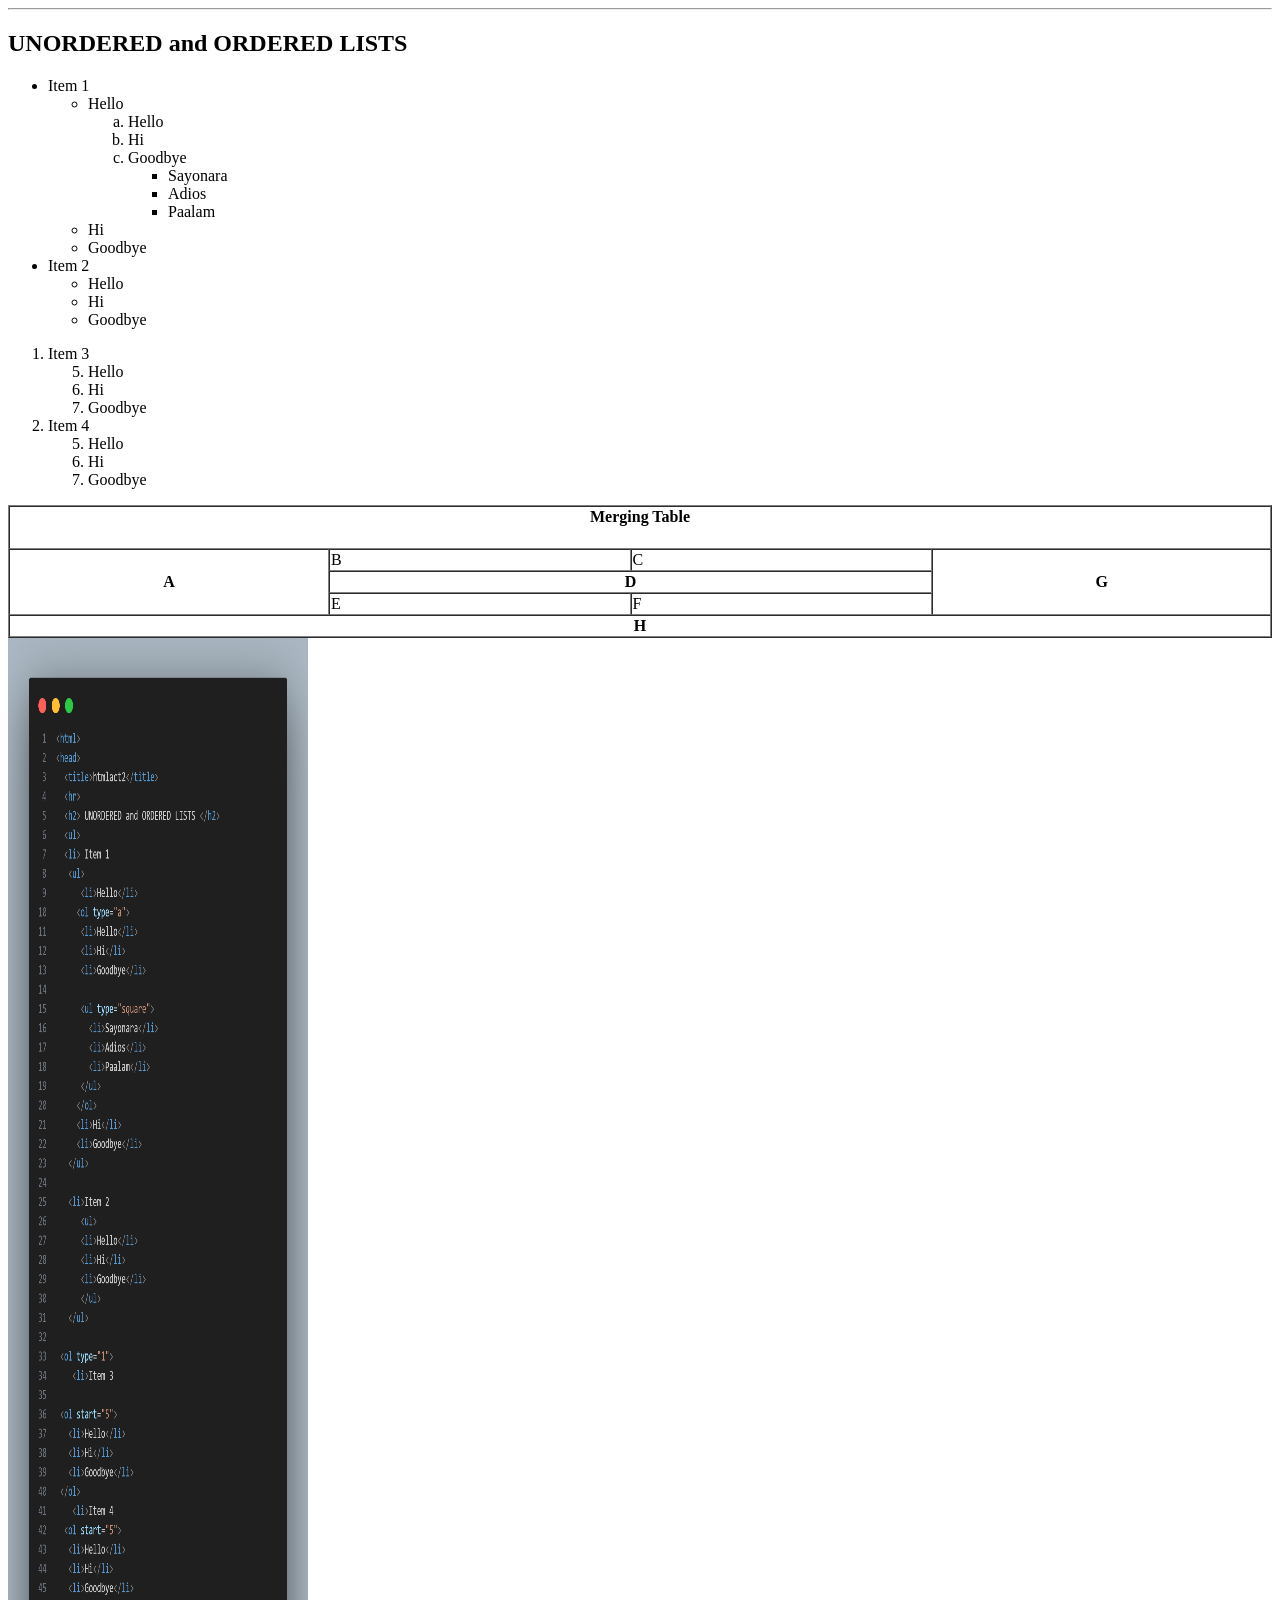
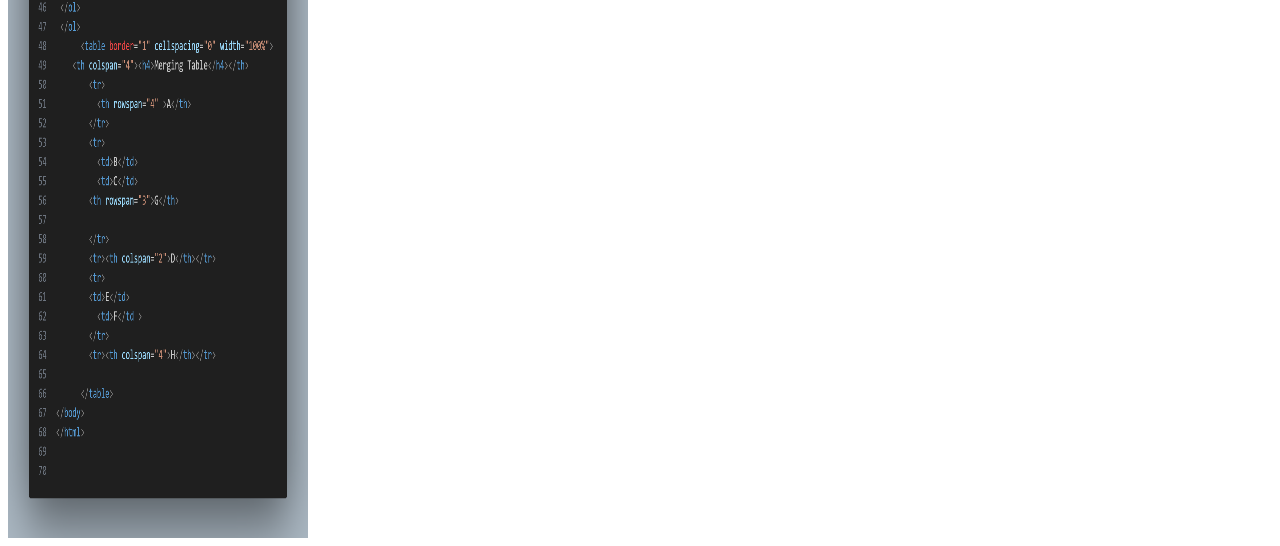
<file: MIDTERMS/MLT2/list.html>
<html>
<head>
  <title>htmlact2</title> 
  <hr>  
  <h2> UNORDERED and ORDERED LISTS </h2>
  <ul>  
  <li> Item 1
   <ul>
      <li>Hello</li>
     <ol type="a">
      <li>Hello</li>
      <li>Hi</li>
      <li>Goodbye</li>
     
      <ul type="square">
        <li>Sayonara</li>
        <li>Adios</li>
        <li>Paalam</li>
      </ul>
     </ol>
     <li>Hi</li>
     <li>Goodbye</li>
   </ul>
    
   <li>Item 2
      <ul>
      <li>Hello</li>
      <li>Hi</li>
      <li>Goodbye</li>
      </ul>
   </ul>     
  
 <ol type="1">
    <li>Item 3
       
 <ol start="5">
   <li>Hello</li>
   <li>Hi</li>
   <li>Goodbye</li>
 </ol>
    <li>Item 4
  <ol start="5">
   <li>Hello</li>
   <li>Hi</li>
   <li>Goodbye</li>
 </ol>
 </ol>
      <table border="1" cellspacing="0" width="100%">
    <th colspan="4"><h4>Merging Table</h4></th>
        <tr>
          <th rowspan="4" >A</th>
        </tr>
        <tr>
          <td>B</td>
          <td>C</td>
        <th rowspan="3">G</th>
  
        </tr>
        <tr><th colspan="2">D</th></tr>
        <tr>
        <td>E</td>
          <td>F</td >
        </tr>
        <tr><th colspan="4">H</th></tr>
      
      </table>     
       
      <img src="code.png" width="300px" height="1500px">
</body>
</html>
</file>
<file: FINALS/FLT1/Style.CSS>
body {
    height: 3000px;
    margin: 0;
    font-family: Arial, sans-serif;
}

.close-btn {
    position: absolute;
    top: 10px;
    right: 10px;
    background-color: black;
    color: white;
    border: none;
    border-radius: 50%;
    width: 30px;
    height: 30px;
    cursor: pointer;
}

.fixed-box {
    position: fixed;
    bottom: 20px;
    right: 20px;
    width: 320px;
    height: 180px;
    background-color: gray;
}

.product-card {
    position: relative;
    display: inline-block;
    margin-top: 100px;
    margin-left: 50px;
    width: 250px;
}

.product-card img {
    width: 100%;
    display: block;
}

.discount-badge {
    position: absolute;
    top: 0;
    right: 0;
    background-color: black;
    color: white;
    padding: 5px 10px;
    font-size: 12px;
}

.overlay {
    position: absolute;
    bottom: 0;
    left: 0;
    right: 0;
    height: 60px;
    background-color: rgba(255, 255, 255, 0.5);
    display: flex;
    justify-content: center;
    align-items: center;
}

.cart-btn {
    background-color: white;
    border: 1px solid black;
    padding: 5px 15px;
    cursor: pointer;
}
</file>
